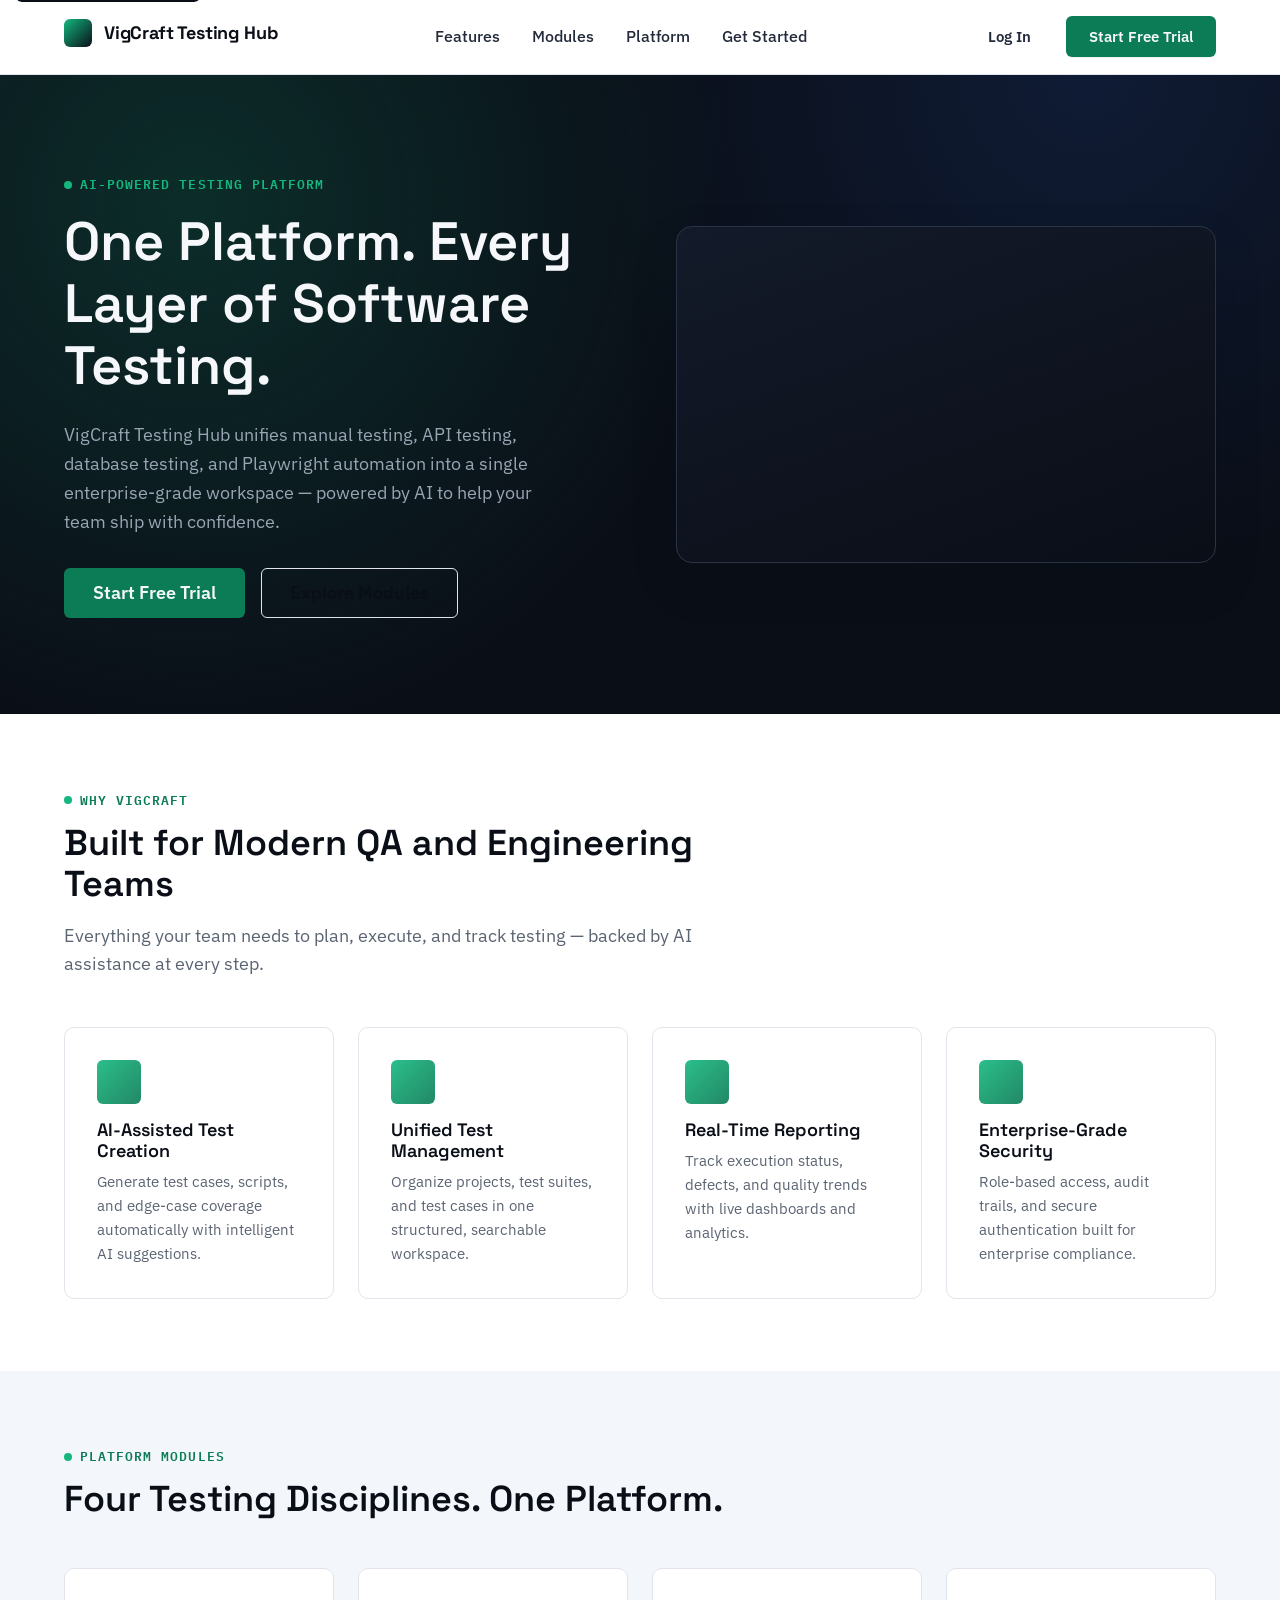
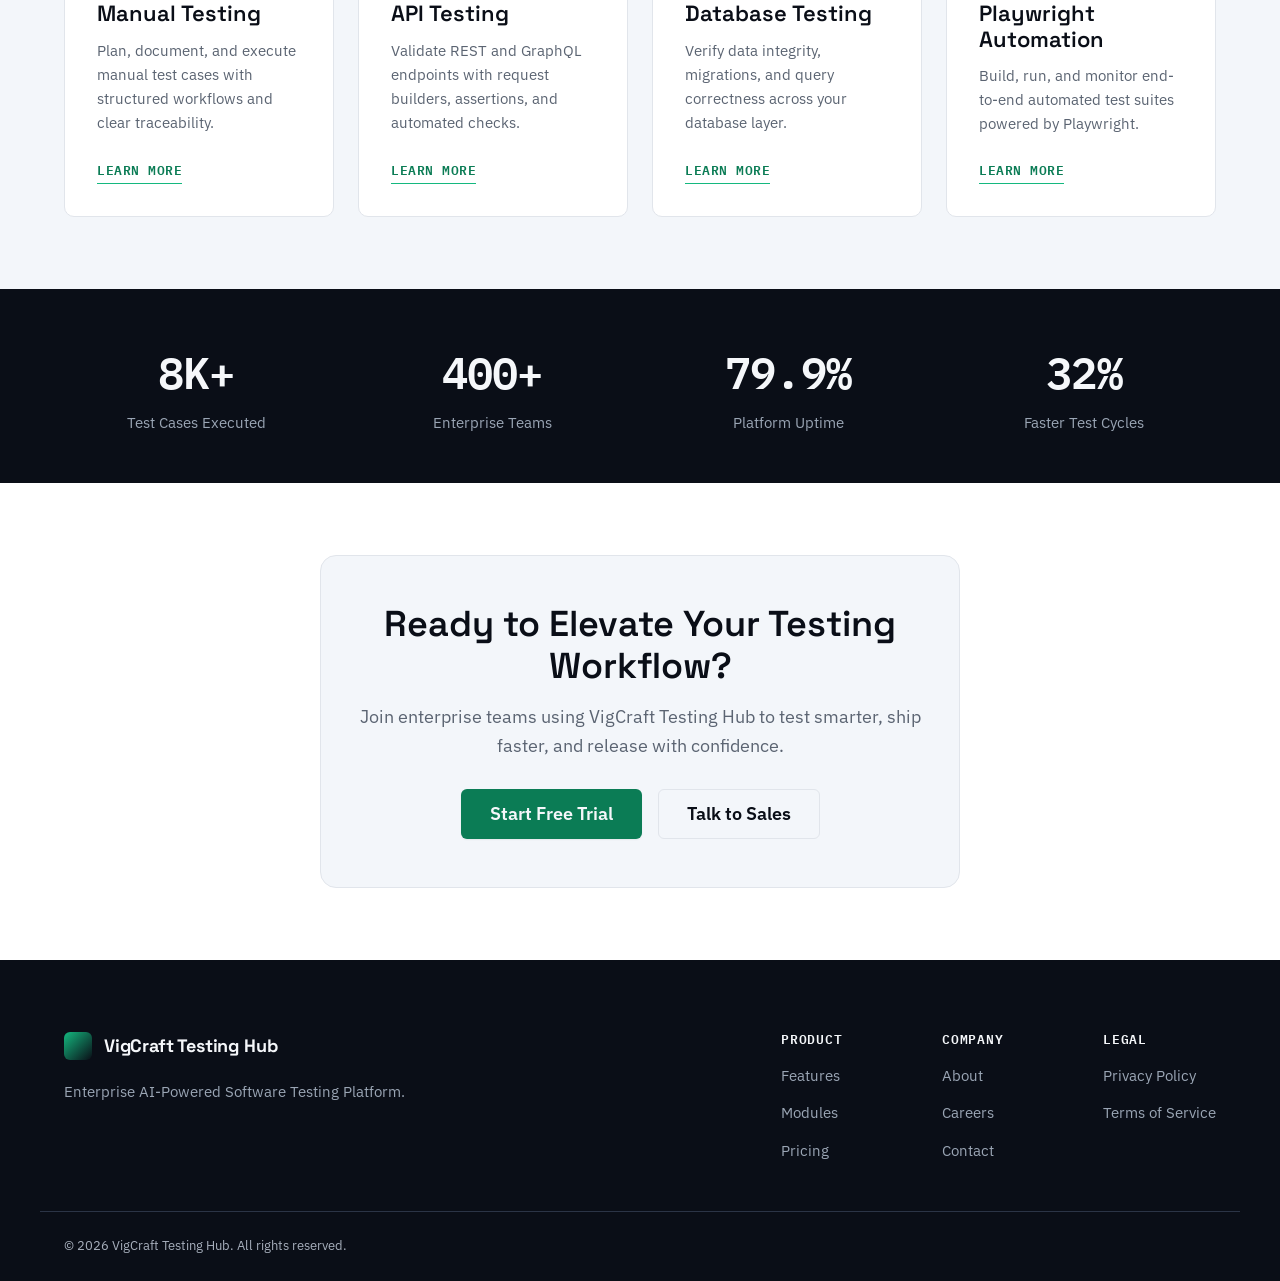
<file: frontend/index.html>
<!DOCTYPE html>
<html lang="en">
<head>
  <meta charset="UTF-8">
  <meta name="viewport" content="width=device-width, initial-scale=1.0">

  <!-- ==================================================
       SEO META TAGS
  ================================================== -->
  <title>VigCraft Testing Hub | Enterprise AI-Powered Software Testing Platform</title>
  <meta name="description" content="VigCraft Testing Hub is an enterprise AI-powered platform unifying manual, API, database, and Playwright automation testing in one workspace.">
  <meta name="keywords" content="software testing platform, manual testing, API testing, database testing, Playwright automation, QA tools, test management, enterprise testing">
  <meta name="author" content="VigCraft Testing Hub">
  <meta name="robots" content="index, follow">
  <meta name="theme-color" content="#0B1220">
  <link rel="canonical" href="https://www.vigcrafttestinghub.com/">

  <!-- ==================================================
       OPEN GRAPH / SOCIAL META TAGS
  ================================================== -->
  <meta property="og:type" content="website">
  <meta property="og:title" content="VigCraft Testing Hub | Enterprise AI-Powered Software Testing Platform">
  <meta property="og:description" content="Manual testing, API testing, database testing, and Playwright automation — unified in one AI-powered enterprise testing platform.">
  <meta property="og:url" content="https://www.vigcrafttestinghub.com/">
  <meta property="og:site_name" content="VigCraft Testing Hub">
  <meta property="og:locale" content="en_US">
  <meta property="og:image" content="assets/images/og-cover.png">
  <meta property="og:image:width" content="1200">
  <meta property="og:image:height" content="630">
  <meta property="og:image:alt" content="VigCraft Testing Hub platform overview">

  <meta name="twitter:card" content="summary_large_image">
  <meta name="twitter:title" content="VigCraft Testing Hub | Enterprise AI-Powered Software Testing Platform">
  <meta name="twitter:description" content="Manual testing, API testing, database testing, and Playwright automation — unified in one AI-powered enterprise testing platform.">
  <meta name="twitter:image" content="assets/images/og-cover.png">
  <meta name="twitter:image:alt" content="VigCraft Testing Hub platform overview">

  <!-- ==================================================
       FAVICON PLACEHOLDER
  ================================================== -->
  <link rel="icon" type="image/png" href="assets/favicon/favicon-32x32.png" sizes="32x32">
  <link rel="icon" type="image/png" href="assets/favicon/favicon-16x16.png" sizes="16x16">
  <link rel="apple-touch-icon" href="assets/favicon/apple-touch-icon.png">
  <link rel="manifest" href="assets/favicon/site.webmanifest">

  <!-- ==================================================
       STYLESHEET
  ================================================== -->
  <link rel="stylesheet" href="css/main.css">
</head>
<body>

  <a href="#main-content" class="skip-link">Skip to main content</a>

  <!-- ==================================================
       HEADER
  ================================================== -->
  <header class="site-header" role="banner">
    <div class="container site-header__inner">

      <div class="site-header__brand">
        <a href="/" class="brand-logo" aria-label="VigCraft Testing Hub home">
          <span class="brand-logo__mark" aria-hidden="true"></span>
          <span class="brand-logo__text">VigCraft Testing Hub</span>
        </a>
      </div>

      <nav class="site-nav" role="navigation" aria-label="Primary navigation">
        <button type="button" class="site-nav__toggle" aria-expanded="false" aria-controls="primary-menu">
          <span class="sr-only">Toggle navigation menu</span>
          <span class="site-nav__toggle-icon" aria-hidden="true"></span>
        </button>

        <ul id="primary-menu" class="site-nav__menu">
          <li class="site-nav__item"><a class="site-nav__link" href="#features">Features</a></li>
          <li class="site-nav__item"><a class="site-nav__link" href="#modules">Modules</a></li>
          <li class="site-nav__item"><a class="site-nav__link" href="#stats">Platform</a></li>
          <li class="site-nav__item"><a class="site-nav__link" href="#cta">Get Started</a></li>
        </ul>
      </nav>

      <div class="site-header__actions">
        <a href="/login" class="btn btn--ghost">Log In</a>
        <a href="/signup" class="btn btn--primary">Start Free Trial</a>
      </div>

    </div>
  </header>

  <main id="main-content">

    <!-- ==================================================
         HERO SECTION
    ================================================== -->
    <section class="hero" aria-labelledby="hero-heading">
      <div class="container hero__inner">
        <div class="hero__content">
          <p class="hero__eyebrow">AI-Powered Testing Platform</p>
          <h1 id="hero-heading" class="hero__heading">
            One Platform. Every Layer of Software Testing.
          </h1>
          <p class="hero__subheading">
            VigCraft Testing Hub unifies manual testing, API testing, database testing,
            and Playwright automation into a single enterprise-grade workspace —
            powered by AI to help your team ship with confidence.
          </p>
          <div class="hero__actions">
            <a href="/signup" class="btn btn--primary btn--large">Start Free Trial</a>
            <a href="#modules" class="btn btn--outline btn--large">Explore Modules</a>
          </div>
        </div>
        <div class="hero__media" aria-hidden="true">
          <div class="hero__media-placeholder"></div>
        </div>
      </div>
    </section>

    <!-- ==================================================
         FEATURES SECTION
    ================================================== -->
    <section id="features" class="features" aria-labelledby="features-heading">
      <div class="container">
        <div class="section-heading">
          <p class="section-heading__eyebrow">Why VigCraft</p>
          <h2 id="features-heading" class="section-heading__title">
            Built for Modern QA and Engineering Teams
          </h2>
          <p class="section-heading__description">
            Everything your team needs to plan, execute, and track testing —
            backed by AI assistance at every step.
          </p>
        </div>

        <ul class="features__grid" role="list">
          <li class="feature-card">
            <div class="feature-card__icon" aria-hidden="true"></div>
            <h3 class="feature-card__title">AI-Assisted Test Creation</h3>
            <p class="feature-card__description">
              Generate test cases, scripts, and edge-case coverage automatically
              with intelligent AI suggestions.
            </p>
          </li>
          <li class="feature-card">
            <div class="feature-card__icon" aria-hidden="true"></div>
            <h3 class="feature-card__title">Unified Test Management</h3>
            <p class="feature-card__description">
              Organize projects, test suites, and test cases in one structured,
              searchable workspace.
            </p>
          </li>
          <li class="feature-card">
            <div class="feature-card__icon" aria-hidden="true"></div>
            <h3 class="feature-card__title">Real-Time Reporting</h3>
            <p class="feature-card__description">
              Track execution status, defects, and quality trends with live
              dashboards and analytics.
            </p>
          </li>
          <li class="feature-card">
            <div class="feature-card__icon" aria-hidden="true"></div>
            <h3 class="feature-card__title">Enterprise-Grade Security</h3>
            <p class="feature-card__description">
              Role-based access, audit trails, and secure authentication built
              for enterprise compliance.
            </p>
          </li>
        </ul>
      </div>
    </section>

    <!-- ==================================================
         PLATFORM MODULES SECTION
    ================================================== -->
    <section id="modules" class="modules" aria-labelledby="modules-heading">
      <div class="container">
        <div class="section-heading">
          <p class="section-heading__eyebrow">Platform Modules</p>
          <h2 id="modules-heading" class="section-heading__title">
            Four Testing Disciplines. One Platform.
          </h2>
        </div>

        <ul class="modules__grid" role="list">
          <li class="module-card">
            <h3 class="module-card__title">Manual Testing</h3>
            <p class="module-card__description">
              Plan, document, and execute manual test cases with structured
              workflows and clear traceability.
            </p>
            <a href="/modules/manual-testing" class="module-card__link">Learn More</a>
          </li>
          <li class="module-card">
            <h3 class="module-card__title">API Testing</h3>
            <p class="module-card__description">
              Validate REST and GraphQL endpoints with request builders,
              assertions, and automated checks.
            </p>
            <a href="/modules/api-testing" class="module-card__link">Learn More</a>
          </li>
          <li class="module-card">
            <h3 class="module-card__title">Database Testing</h3>
            <p class="module-card__description">
              Verify data integrity, migrations, and query correctness across
              your database layer.
            </p>
            <a href="/modules/database-testing" class="module-card__link">Learn More</a>
          </li>
          <li class="module-card">
            <h3 class="module-card__title">Playwright Automation</h3>
            <p class="module-card__description">
              Build, run, and monitor end-to-end automated test suites powered
              by Playwright.
            </p>
            <a href="/modules/playwright-automation" class="module-card__link">Learn More</a>
          </li>
        </ul>
      </div>
    </section>

    <!-- ==================================================
         STATISTICS SECTION
    ================================================== -->
    <section id="stats" class="stats" aria-labelledby="stats-heading">
      <div class="container">
        <h2 id="stats-heading" class="sr-only">VigCraft Testing Hub by the Numbers</h2>
        <ul class="stats__grid" role="list">
          <li class="stat-card">
            <p class="stat-card__value">10K+</p>
            <p class="stat-card__label">Test Cases Executed</p>
          </li>
          <li class="stat-card">
            <p class="stat-card__value">500+</p>
            <p class="stat-card__label">Enterprise Teams</p>
          </li>
          <li class="stat-card">
            <p class="stat-card__value">99.9%</p>
            <p class="stat-card__label">Platform Uptime</p>
          </li>
          <li class="stat-card">
            <p class="stat-card__value">40%</p>
            <p class="stat-card__label">Faster Test Cycles</p>
          </li>
        </ul>
      </div>
    </section>

    <!-- ==================================================
         CALL TO ACTION SECTION
    ================================================== -->
    <section id="cta" class="cta" aria-labelledby="cta-heading">
      <div class="container cta__inner">
        <h2 id="cta-heading" class="cta__heading">
          Ready to Elevate Your Testing Workflow?
        </h2>
        <p class="cta__description">
          Join enterprise teams using VigCraft Testing Hub to test smarter,
          ship faster, and release with confidence.
        </p>
        <div class="cta__actions">
          <a href="/signup" class="btn btn--primary btn--large">Start Free Trial</a>
          <a href="/contact" class="btn btn--outline btn--large">Talk to Sales</a>
        </div>
      </div>
    </section>

  </main>

  <!-- ==================================================
       FOOTER
  ================================================== -->
  <footer class="site-footer" role="contentinfo">
    <div class="container site-footer__inner">

      <div class="site-footer__brand">
        <a href="/" class="brand-logo" aria-label="VigCraft Testing Hub home">
          <span class="brand-logo__mark" aria-hidden="true"></span>
          <span class="brand-logo__text">VigCraft Testing Hub</span>
        </a>
        <p class="site-footer__tagline">
          Enterprise AI-Powered Software Testing Platform.
        </p>
      </div>

      <nav class="site-footer__nav" aria-label="Footer navigation">
        <div class="footer-nav-group">
          <h3 class="footer-nav-group__title">Product</h3>
          <ul class="footer-nav-group__list">
            <li><a href="#features">Features</a></li>
            <li><a href="#modules">Modules</a></li>
            <li><a href="/pricing">Pricing</a></li>
          </ul>
        </div>
        <div class="footer-nav-group">
          <h3 class="footer-nav-group__title">Company</h3>
          <ul class="footer-nav-group__list">
            <li><a href="/about">About</a></li>
            <li><a href="/careers">Careers</a></li>
            <li><a href="/contact">Contact</a></li>
          </ul>
        </div>
        <div class="footer-nav-group">
          <h3 class="footer-nav-group__title">Legal</h3>
          <ul class="footer-nav-group__list">
            <li><a href="/privacy">Privacy Policy</a></li>
            <li><a href="/terms">Terms of Service</a></li>
          </ul>
        </div>
      </nav>

    </div>

    <div class="container site-footer__bottom">
      <p class="site-footer__copyright">
        &copy; <span id="current-year">2026</span> VigCraft Testing Hub. All rights reserved.
      </p>
    </div>
  </footer>

  <!-- ==================================================
       SCRIPTS
  ================================================== -->
  <script src="js/main.js" defer></script>
</body>
</html>
</file>
<file: frontend/css/main.css>
/* =====================================================================
   VigCraft Testing Hub — main.css
   Landing Page Stylesheet
   Mobile-first. Breakpoints: 40rem (640px) tablet, 64rem (1024px) desktop,
   80rem (1280px) large desktop.
   ===================================================================== */

/* ---------------------------------------------------------------------
   0. Fonts
   Space Grotesk (display) — precise, geometric, built for interfaces.
   IBM Plex Sans (body) — engineered for technical readability.
   IBM Plex Mono (data/utility) — used for stats, labels, tabular values.
   All three fall back cleanly to system fonts if the network is offline.
   --------------------------------------------------------------------- */
@import url('https://fonts.googleapis.com/css2?family=Space+Grotesk:wght@500;600;700&family=IBM+Plex+Sans:wght@400;500;600&family=IBM+Plex+Mono:wght@500;600&display=swap');

/* ---------------------------------------------------------------------
   1. Design Tokens
   --------------------------------------------------------------------- */
:root {
  /* Color — deep signal navy + verified-green accent.
     Named after the platform's job: reading test status at a glance. */
  --color-canvas: #FFFFFF;
  --color-canvas-alt: #F3F6FA;
  --color-canvas-dark: #0A0E17;
  --color-canvas-dark-raised: #131A29;

  --color-ink-900: #0A0E17;
  --color-ink-700: #232B3A;
  --color-ink-500: #5B6472;
  --color-ink-300: #A7AFBC;
  --color-ink-100: #E1E5EB;

  --color-on-dark-900: #F5F7FA;
  --color-on-dark-500: #9AA5B4;

  --color-signal-800: #086647;
  --color-signal-700: #0B7C55;
  --color-signal-600: #0E9F6E;
  --color-signal-500: #14B87F;
  --color-signal-100: #E3F9EF;

  --color-amber-500: #E3A008;

  --color-border: #E1E5EB;
  --color-border-dark: #2B3446;

  --color-focus: #2F6FED;

  /* Typography */
  --font-display: 'Space Grotesk', 'Segoe UI', system-ui, -apple-system, sans-serif;
  --font-body: 'IBM Plex Sans', 'Segoe UI', system-ui, -apple-system, sans-serif;
  --font-mono: 'IBM Plex Mono', 'SFMono-Regular', Consolas, monospace;

  --fs-xs: 0.8125rem;
  --fs-sm: 0.9375rem;
  --fs-base: 1rem;
  --fs-md: 1.125rem;
  --fs-lg: 1.375rem;
  --fs-xl: 1.75rem;
  --fs-2xl: 2.25rem;
  --fs-3xl: 2.75rem;
  --fs-4xl: 3.375rem;

  --lh-tight: 1.15;
  --lh-snug: 1.35;
  --lh-normal: 1.6;

  /* Spacing scale */
  --space-2xs: 0.25rem;
  --space-xs: 0.5rem;
  --space-sm: 0.75rem;
  --space-md: 1rem;
  --space-lg: 1.5rem;
  --space-xl: 2rem;
  --space-2xl: 3rem;
  --space-3xl: 4.5rem;
  --space-4xl: 6rem;

  /* Layout */
  --container-max: 75rem;
  --container-pad: var(--space-lg);
  --radius-sm: 6px;
  --radius-md: 10px;
  --radius-lg: 16px;
  --radius-pill: 999px;

  /* Elevation */
  --shadow-sm: 0 1px 2px rgba(10, 14, 23, 0.06);
  --shadow-md: 0 8px 24px rgba(10, 14, 23, 0.08);
  --shadow-lg: 0 20px 48px rgba(10, 14, 23, 0.14);

  /* Motion */
  --ease-standard: cubic-bezier(0.4, 0, 0.2, 1);
  --duration-fast: 150ms;
  --duration-base: 220ms;

  /* Z-index scale */
  --z-header: 100;
  --z-skip-link: 1000;
}

/* ---------------------------------------------------------------------
   2. Reset & Base
   --------------------------------------------------------------------- */
*,
*::before,
*::after {
  box-sizing: border-box;
}

html {
  -webkit-text-size-adjust: 100%;
  scroll-behavior: smooth;
}

body {
  margin: 0;
  font-family: var(--font-body);
  font-size: var(--fs-base);
  line-height: var(--lh-normal);
  color: var(--color-ink-700);
  background-color: var(--color-canvas);
  -webkit-font-smoothing: antialiased;
  text-rendering: optimizeLegibility;
}

img,
picture,
svg {
  display: block;
  max-width: 100%;
}

ul,
ol {
  margin: 0;
  padding: 0;
  list-style: none;
}

h1, h2, h3, h4 {
  margin: 0;
  font-family: var(--font-display);
  color: var(--color-ink-900);
  line-height: var(--lh-tight);
  font-weight: 600;
}

p {
  margin: 0;
}

a {
  color: inherit;
  text-decoration: none;
}

button {
  font: inherit;
  color: inherit;
  background: none;
  border: 0;
  cursor: pointer;
}

/* Respect reduced-motion preferences throughout the page. */
@media (prefers-reduced-motion: reduce) {
  html {
    scroll-behavior: auto;
  }
  *,
  *::before,
  *::after {
    animation-duration: 0.001ms !important;
    animation-iteration-count: 1 !important;
    transition-duration: 0.001ms !important;
  }
}

/* Consistent, visible keyboard focus everywhere. */
:focus-visible {
  outline: 2px solid var(--color-focus);
  outline-offset: 2px;
  border-radius: var(--radius-sm);
}

/* ---------------------------------------------------------------------
   3. Utilities
   --------------------------------------------------------------------- */
.container {
  width: 100%;
  max-width: var(--container-max);
  margin-inline: auto;
  padding-inline: var(--container-pad);
}

.sr-only {
  position: absolute;
  width: 1px;
  height: 1px;
  padding: 0;
  margin: -1px;
  overflow: hidden;
  clip: rect(0, 0, 0, 0);
  white-space: nowrap;
  border: 0;
}

.skip-link {
  position: absolute;
  top: -3rem;
  left: var(--space-md);
  z-index: var(--z-skip-link);
  padding: var(--space-sm) var(--space-md);
  background: var(--color-ink-900);
  color: var(--color-on-dark-900);
  border-radius: var(--radius-sm);
  font-family: var(--font-body);
  font-weight: 600;
  transition: top var(--duration-fast) var(--ease-standard);
}

.skip-link:focus {
  top: var(--space-md);
}

/* Status dot — signature motif borrowed from CI/test-run indicators.
   Shared keyframe consumed by .hero__eyebrow::before (pulsing) below. */
@keyframes status-pulse {
  0% { box-shadow: 0 0 0 0 rgba(20, 184, 127, 0.45); }
  70% { box-shadow: 0 0 0 8px rgba(20, 184, 127, 0); }
  100% { box-shadow: 0 0 0 0 rgba(20, 184, 127, 0); }
}

/* ---------------------------------------------------------------------
   4. Buttons
   --------------------------------------------------------------------- */
.btn {
  display: inline-flex;
  align-items: center;
  justify-content: center;
  gap: var(--space-xs);
  padding: 0.75rem 1.375rem;
  border-radius: var(--radius-sm);
  font-family: var(--font-body);
  font-size: var(--fs-sm);
  font-weight: 600;
  line-height: 1;
  border: 1.5px solid transparent;
  transition: transform var(--duration-fast) var(--ease-standard),
              box-shadow var(--duration-fast) var(--ease-standard),
              background-color var(--duration-fast) var(--ease-standard),
              border-color var(--duration-fast) var(--ease-standard),
              color var(--duration-fast) var(--ease-standard);
}

.btn:hover {
  transform: translateY(-2px);
}

.btn:active {
  transform: translateY(0);
}

.btn--primary {
  background-color: var(--color-signal-700);
  color: var(--color-on-dark-900);
  box-shadow: var(--shadow-sm);
}

.btn--primary:hover {
  background-color: var(--color-signal-800);
  box-shadow: var(--shadow-md);
}

.btn--ghost {
  background-color: transparent;
  color: var(--color-ink-700);
}

.btn--ghost:hover {
  background-color: var(--color-canvas-alt);
}

.btn--outline {
  background-color: transparent;
  border-color: var(--color-ink-100);
  color: var(--color-ink-900);
}

.btn--outline:hover {
  border-color: var(--color-signal-600);
  color: var(--color-signal-700);
}

.btn--large {
  padding: 0.9375rem 1.75rem;
  font-size: var(--fs-md);
}

/* ---------------------------------------------------------------------
   5. Header & Navigation
   --------------------------------------------------------------------- */
.site-header {
  position: sticky;
  top: 0;
  z-index: var(--z-header);
  background-color: rgba(255, 255, 255, 0.92);
  -webkit-backdrop-filter: blur(10px);
  backdrop-filter: blur(10px);
  border-bottom: 1px solid var(--color-border);
}

.site-header__inner {
  display: flex;
  align-items: center;
  justify-content: space-between;
  gap: var(--space-md);
  padding-block: var(--space-md);
}

.brand-logo {
  display: inline-flex;
  align-items: center;
  gap: var(--space-sm);
}

.brand-logo__mark {
  width: 28px;
  height: 28px;
  border-radius: var(--radius-sm);
  background: linear-gradient(135deg, var(--color-signal-500), var(--color-ink-900));
  flex-shrink: 0;
}

.brand-logo__text {
  font-family: var(--font-display);
  font-size: var(--fs-md);
  font-weight: 700;
  color: var(--color-ink-900);
  letter-spacing: -0.01em;
}

.site-nav {
  display: flex;
  align-items: center;
}

.site-nav__toggle {
  position: relative;
  width: 40px;
  height: 40px;
  display: inline-flex;
  align-items: center;
  justify-content: center;
  border-radius: var(--radius-sm);
}

.site-nav__toggle:hover {
  background-color: var(--color-canvas-alt);
}

.site-nav__toggle-icon,
.site-nav__toggle-icon::before,
.site-nav__toggle-icon::after {
  width: 20px;
  height: 2px;
  background-color: var(--color-ink-900);
  border-radius: var(--radius-pill);
  transition: transform var(--duration-base) var(--ease-standard),
              opacity var(--duration-base) var(--ease-standard);
}

.site-nav__toggle-icon {
  position: relative;
  display: block;
}

.site-nav__toggle-icon::before,
.site-nav__toggle-icon::after {
  content: '';
  position: absolute;
  left: 0;
}

.site-nav__toggle-icon::before {
  top: -6px;
}

.site-nav__toggle-icon::after {
  top: 6px;
}

.site-nav__toggle[aria-expanded="true"] .site-nav__toggle-icon {
  background-color: transparent;
}

.site-nav__toggle[aria-expanded="true"] .site-nav__toggle-icon::before {
  top: 0;
  transform: rotate(45deg);
}

.site-nav__toggle[aria-expanded="true"] .site-nav__toggle-icon::after {
  top: 0;
  transform: rotate(-45deg);
}

.site-nav__menu {
  display: none;
  position: absolute;
  top: 100%;
  left: 0;
  right: 0;
  flex-direction: column;
  gap: var(--space-2xs);
  padding: var(--space-sm) var(--container-pad) var(--space-lg);
  background-color: var(--color-canvas);
  border-bottom: 1px solid var(--color-border);
  box-shadow: var(--shadow-md);
}

.site-nav__toggle[aria-expanded="true"] ~ .site-nav__menu {
  display: flex;
}

.site-nav__link {
  display: block;
  padding: var(--space-sm) var(--space-xs);
  font-weight: 500;
  color: var(--color-ink-700);
  border-radius: var(--radius-sm);
  transition: color var(--duration-fast) var(--ease-standard);
}

.site-nav__link:hover {
  color: var(--color-signal-700);
}

.site-header__actions {
  display: none;
  align-items: center;
  gap: var(--space-sm);
}

@media (min-width: 64rem) {
  .site-nav {
    position: static;
    flex: 1;
    justify-content: center;
  }

  .site-nav__toggle {
    display: none;
  }

  .site-nav__menu {
    display: flex;
    position: static;
    flex-direction: row;
    align-items: center;
    gap: var(--space-lg);
    padding: 0;
    background: none;
    border: 0;
    box-shadow: none;
  }

  .site-nav__link {
    padding: var(--space-xs) var(--space-2xs);
  }

  .site-header__actions {
    display: flex;
  }
}

/* ---------------------------------------------------------------------
   6. Hero
   --------------------------------------------------------------------- */
.hero {
  background-color: var(--color-canvas-dark);
  background-image:
    radial-gradient(circle at 15% 20%, rgba(20, 184, 127, 0.18), transparent 45%),
    radial-gradient(circle at 85% 0%, rgba(47, 111, 237, 0.14), transparent 40%);
  color: var(--color-on-dark-900);
  padding-block: var(--space-3xl) var(--space-2xl);
}

.hero__inner {
  display: flex;
  flex-direction: column;
  gap: var(--space-2xl);
}

.hero__eyebrow {
  display: inline-flex;
  align-items: center;
  gap: var(--space-xs);
  font-family: var(--font-mono);
  font-size: var(--fs-xs);
  font-weight: 600;
  letter-spacing: 0.08em;
  text-transform: uppercase;
  color: var(--color-signal-500);
  margin-bottom: var(--space-md);
}

.hero__eyebrow::before {
  content: '';
  width: 8px;
  height: 8px;
  border-radius: 50%;
  background: var(--color-signal-500);
  box-shadow: 0 0 0 0 rgba(20, 184, 127, 0.5);
  animation: status-pulse 2.4s var(--ease-standard) infinite;
}

.hero__heading {
  font-size: var(--fs-2xl);
  line-height: var(--lh-tight);
  color: var(--color-on-dark-900);
  max-width: 20ch;
}

.hero__subheading {
  margin-top: var(--space-lg);
  font-size: var(--fs-md);
  line-height: var(--lh-normal);
  color: var(--color-on-dark-500);
  max-width: 46ch;
}

.hero__actions {
  display: flex;
  flex-wrap: wrap;
  gap: var(--space-md);
  margin-top: var(--space-xl);
}

.hero__media {
  width: 100%;
}

.hero__media-placeholder {
  width: 100%;
  aspect-ratio: 16 / 10;
  border-radius: var(--radius-lg);
  border: 1px solid var(--color-border-dark);
  background:
    linear-gradient(160deg, var(--color-canvas-dark-raised), var(--color-ink-900)),
    repeating-linear-gradient(90deg, rgba(255,255,255,0.03) 0 1px, transparent 1px 32px);
  box-shadow: var(--shadow-lg);
}

@media (min-width: 40rem) {
  .hero__heading {
    font-size: var(--fs-3xl);
  }
}

@media (min-width: 64rem) {
  .hero {
    padding-block: var(--space-4xl);
  }

  .hero__inner {
    flex-direction: row;
    align-items: center;
    gap: var(--space-3xl);
  }

  .hero__content {
    flex: 1;
    max-width: 34rem;
  }

  .hero__media {
    flex: 1;
  }

  .hero__heading {
    font-size: var(--fs-4xl);
  }
}

/* ---------------------------------------------------------------------
   7. Section heading (shared across Features / Modules)
   --------------------------------------------------------------------- */
.section-heading {
  max-width: 42rem;
  margin-bottom: var(--space-2xl);
}

.section-heading__eyebrow {
  display: inline-flex;
  align-items: center;
  gap: var(--space-xs);
  font-family: var(--font-mono);
  font-size: var(--fs-xs);
  font-weight: 600;
  letter-spacing: 0.08em;
  text-transform: uppercase;
  color: var(--color-signal-700);
  margin-bottom: var(--space-sm);
}

.section-heading__eyebrow::before {
  content: '';
  width: 8px;
  height: 8px;
  border-radius: 50%;
  background: var(--color-signal-500);
}

.section-heading__title {
  font-size: var(--fs-xl);
}

.section-heading__description {
  margin-top: var(--space-md);
  font-size: var(--fs-md);
  color: var(--color-ink-500);
}

@media (min-width: 40rem) {
  .section-heading__title {
    font-size: var(--fs-2xl);
  }
}

/* ---------------------------------------------------------------------
   8. Features
   --------------------------------------------------------------------- */
.features {
  padding-block: var(--space-3xl);
}

.features__grid {
  display: grid;
  grid-template-columns: 1fr;
  gap: var(--space-lg);
}

.feature-card {
  padding: var(--space-xl);
  background-color: var(--color-canvas);
  border: 1px solid var(--color-border);
  border-radius: var(--radius-md);
  transition: transform var(--duration-base) var(--ease-standard),
              box-shadow var(--duration-base) var(--ease-standard),
              border-color var(--duration-base) var(--ease-standard);
}

.feature-card:hover {
  transform: translateY(-4px);
  border-color: transparent;
  box-shadow: var(--shadow-md);
}

.feature-card__icon {
  width: 44px;
  height: 44px;
  margin-bottom: var(--space-md);
  border-radius: var(--radius-sm);
  background-color: var(--color-signal-100);
  background-image: linear-gradient(135deg, var(--color-signal-500), var(--color-signal-700));
  opacity: 0.9;
}

.feature-card__title {
  font-size: var(--fs-md);
  margin-bottom: var(--space-xs);
}

.feature-card__description {
  color: var(--color-ink-500);
  font-size: var(--fs-sm);
}

@media (min-width: 40rem) {
  .features__grid {
    grid-template-columns: repeat(2, 1fr);
  }
}

@media (min-width: 64rem) {
  .features__grid {
    grid-template-columns: repeat(4, 1fr);
  }
}

/* ---------------------------------------------------------------------
   9. Platform Modules
   --------------------------------------------------------------------- */
.modules {
  padding-block: var(--space-3xl);
  background-color: var(--color-canvas-alt);
}

.modules__grid {
  display: grid;
  grid-template-columns: 1fr;
  gap: var(--space-lg);
}

.module-card {
  display: flex;
  flex-direction: column;
  align-items: flex-start;
  padding: var(--space-xl);
  background-color: var(--color-canvas);
  border: 1px solid var(--color-border);
  border-radius: var(--radius-md);
  transition: transform var(--duration-base) var(--ease-standard),
              box-shadow var(--duration-base) var(--ease-standard);
}

.module-card:hover {
  transform: translateY(-4px);
  box-shadow: var(--shadow-md);
}

.module-card__title {
  font-size: var(--fs-lg);
  margin-bottom: var(--space-sm);
}

.module-card__description {
  color: var(--color-ink-500);
  font-size: var(--fs-sm);
  margin-bottom: var(--space-lg);
}

.module-card__link {
  margin-top: auto;
  font-family: var(--font-mono);
  font-size: var(--fs-xs);
  font-weight: 600;
  letter-spacing: 0.04em;
  text-transform: uppercase;
  color: var(--color-signal-700);
  padding-bottom: 2px;
  border-bottom: 1.5px solid var(--color-signal-500);
  transition: color var(--duration-fast) var(--ease-standard),
              border-color var(--duration-fast) var(--ease-standard);
}

.module-card__link:hover {
  color: var(--color-ink-900);
  border-color: var(--color-ink-900);
}

@media (min-width: 40rem) {
  .modules__grid {
    grid-template-columns: repeat(2, 1fr);
  }
}

@media (min-width: 64rem) {
  .modules__grid {
    grid-template-columns: repeat(4, 1fr);
  }
}

/* ---------------------------------------------------------------------
   10. Statistics
   --------------------------------------------------------------------- */
.stats {
  padding-block: var(--space-2xl);
  background-color: var(--color-ink-900);
}

.stats__grid {
  display: grid;
  grid-template-columns: repeat(2, 1fr);
  gap: var(--space-xl);
  text-align: center;
}

.stat-card__value {
  font-family: var(--font-mono);
  font-size: var(--fs-2xl);
  font-weight: 600;
  color: var(--color-on-dark-900);
  letter-spacing: -0.02em;
}

.stat-card__label {
  margin-top: var(--space-2xs);
  font-size: var(--fs-sm);
  color: var(--color-on-dark-500);
}

@media (min-width: 40rem) {
  .stats__grid {
    grid-template-columns: repeat(4, 1fr);
  }

  .stat-card__value {
    font-size: var(--fs-3xl);
  }
}

/* ---------------------------------------------------------------------
   11. Call To Action
   --------------------------------------------------------------------- */
.cta {
  padding-block: var(--space-3xl);
}

.cta__inner {
  display: flex;
  flex-direction: column;
  align-items: center;
  gap: var(--space-md);
  max-width: 40rem;
  margin-inline: auto;
  text-align: center;
  padding: var(--space-2xl) var(--space-xl);
  border-radius: var(--radius-lg);
  background-color: var(--color-canvas-alt);
  border: 1px solid var(--color-border);
}

.cta__heading {
  font-size: var(--fs-xl);
}

.cta__description {
  color: var(--color-ink-500);
  font-size: var(--fs-md);
}

.cta__actions {
  display: flex;
  flex-wrap: wrap;
  justify-content: center;
  gap: var(--space-md);
  margin-top: var(--space-sm);
}

@media (min-width: 40rem) {
  .cta__heading {
    font-size: var(--fs-2xl);
  }
}

/* ---------------------------------------------------------------------
   12. Footer
   --------------------------------------------------------------------- */
.site-footer {
  background-color: var(--color-ink-900);
  color: var(--color-on-dark-500);
  padding-top: var(--space-3xl);
}

.site-footer__inner {
  display: flex;
  flex-direction: column;
  gap: var(--space-2xl);
  padding-bottom: var(--space-2xl);
  border-bottom: 1px solid var(--color-border-dark);
}

.site-footer .brand-logo__text {
  color: var(--color-on-dark-900);
}

.site-footer__tagline {
  margin-top: var(--space-sm);
  font-size: var(--fs-sm);
  max-width: 26rem;
}

.site-footer__nav {
  display: grid;
  grid-template-columns: repeat(2, 1fr);
  gap: var(--space-xl);
}

.footer-nav-group__title {
  font-family: var(--font-mono);
  font-size: var(--fs-xs);
  font-weight: 600;
  letter-spacing: 0.06em;
  text-transform: uppercase;
  color: var(--color-on-dark-900);
  margin-bottom: var(--space-md);
}

.footer-nav-group__list {
  display: flex;
  flex-direction: column;
  gap: var(--space-sm);
}

.footer-nav-group__list a {
  font-size: var(--fs-sm);
  transition: color var(--duration-fast) var(--ease-standard);
}

.footer-nav-group__list a:hover {
  color: var(--color-on-dark-900);
}

.site-footer__bottom {
  padding-block: var(--space-lg);
}

.site-footer__copyright {
  font-size: var(--fs-xs);
  color: var(--color-ink-300);
}

@media (min-width: 40rem) {
  .site-footer__inner {
    flex-direction: row;
    justify-content: space-between;
  }

  .site-footer__nav {
    grid-template-columns: repeat(3, 1fr);
    gap: var(--space-2xl);
  }
}

@media (min-width: 64rem) {
  .site-footer__inner {
    align-items: flex-start;
  }

  .site-footer__brand {
    max-width: 22rem;
  }
}
</file>
